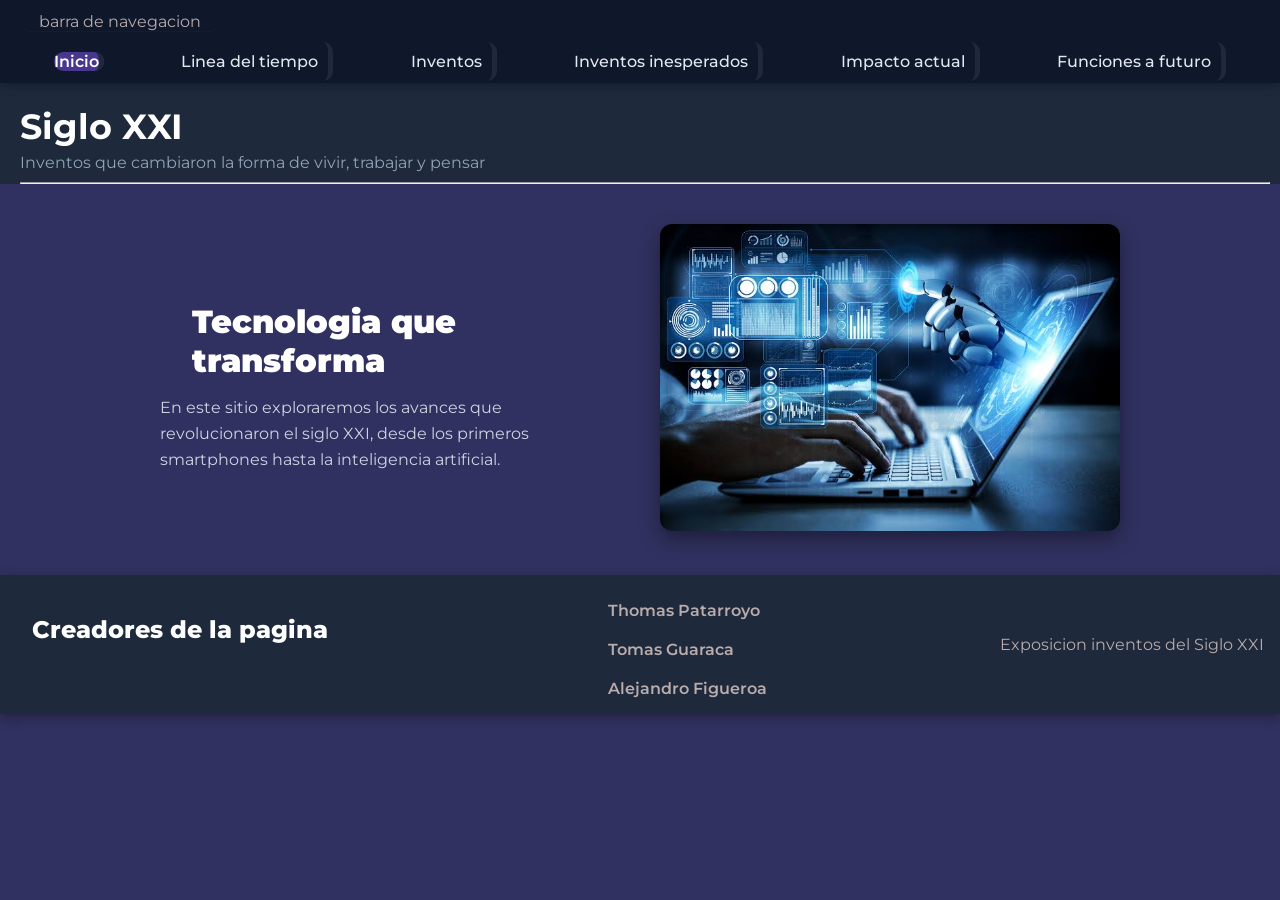
<file: index.html>
<!DOCTYPE html>
<html lang="en">
<head>
    <meta charset="UTF-8">
    <meta name="viewport" content="width=device-width, initial-scale=1.0">
    <title>Tecnologia del siglo XXI</title>
    <link rel="stylesheet" href="pagina.css">
    <link rel="preconnect" href="https://fonts.googleapis.com">
    <link rel="preconnect" href="https://fonts.gstatic.com" crossorigin>
    <link href="https://fonts.googleapis.com/css2?family=Montserrat:ital,wght@0,100..900;1,100..900&display=swap" rel="stylesheet">
</head>
<body class="background">
    
   <nav class="barranav">
        <p>barra de navegacion</p>
        <ul>
            <li><a href="index.html" class="nav-linkactivo">Inicio</a></li>
            <li><a href="lineatiempo.html" class="nav-link">Linea del tiempo</a></li>
            <li><a href="inventos.html" class="nav-link">Inventos</a></li>
            <li><a href="inventosinesperados.html" class="nav-link"> Inventos inesperados</a></li>
            <li><a href="impacto.html" class="nav-link">Impacto actual</a></li>
            <li><a href="futuro.html" class="nav-link">Funciones a futuro</a></li>
        </ul>
    </nav>

    <header class="headerprincipal">
    <h1 class="titulo">Siglo XXI</h1>
    
    <p>Inventos que cambiaron la forma de vivir, trabajar y pensar</p>
    <!--barra de nav-->

    <hr>
    </header>
<main class="main-inicio">
    <section class="seccion-bloque">
        <div class="bloque-texto">
            <h2 class="titulo">Tecnologia que transforma</h2>
            <p>En este sitio exploraremos los avances que revolucionaron el siglo XXI, desde los primeros smartphones hasta la inteligencia artificial.</p>
        </div>

        <div class="bloque-imagen">
            <img src="img/sigloxxi.jpg" alt="">
        </div>
    </section>
</main>
    
    <footer class="footer-body">
        <h2>Creadores de la pagina</h2>
        <ul>
            <li class="nombre">Thomas Patarroyo</li>
            <li class="nombre">Tomas Guaraca</li>
            <li class="nombre">Alejandro Figueroa</li>
        </ul>

        <p class="text-footer">Exposicion inventos del Siglo XXI</p>
    </footer>
</body>
</html>
</file>
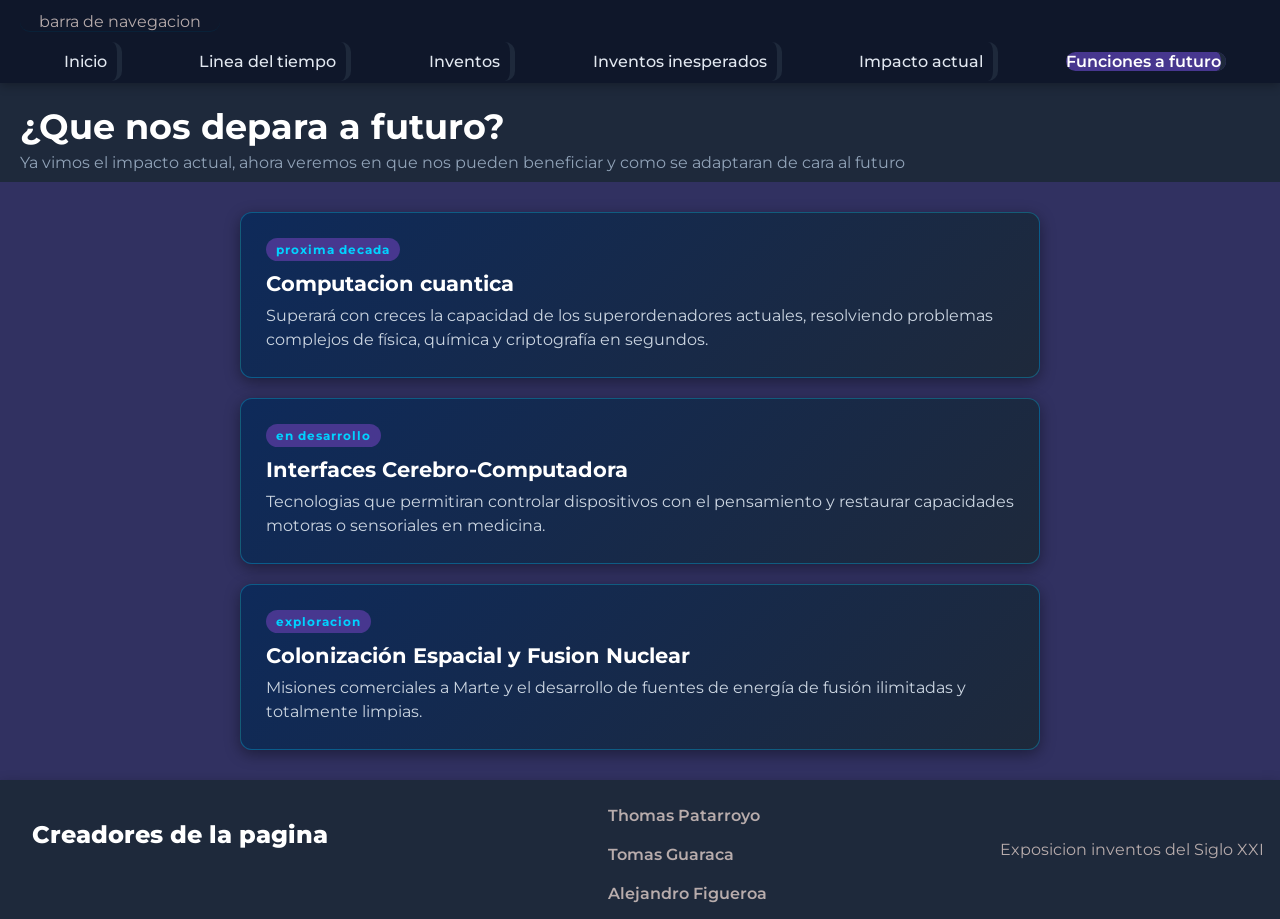
<file: futuro.html>
<!DOCTYPE html>
<html lang="es">
<head>
    <meta charset="UTF-8">
    <meta name="viewport" content="width=device-width, initial-scale=1.0">
    <title>futuro</title>
    <link rel="stylesheet" href="pagina.css">
    <link rel="preconnect" href="https://fonts.googleapis.com">
    <link rel="preconnect" href="https://fonts.gstatic.com" crossorigin>
    <link href="https://fonts.googleapis.com/css2?family=Montserrat:ital,wght@0,100..900;1,100..900&display=swap" rel="stylesheet">
</head>
</head>
<body>
    <nav class="barranav">
        <p>barra de navegacion</p>
        <ul>
            <li><a href="index.html" class="nav-link">Inicio</a></li>

            <li><a href="lineatiempo.html" class="nav-link">Linea del tiempo</a></li>

            <li><a href="inventos.html" class="nav-link">Inventos</a></li>

            <li><a href="inventosinesperados.html" class="nav-link">Inventos inesperados</a></li>

            <li><a href="impacto.html" class="nav-link">Impacto actual</a></li>

            <li><a href="futuro.html" class="nav-linkactivo">Funciones a futuro</a></li>
        </ul>
    </nav>

    <header class="headerprincipal">
        <h1>¿Que nos depara a futuro?</h1>
        <p style="padding-bottom: 10px;">Ya vimos el impacto actual, ahora veremos en que nos pueden beneficiar y como se adaptaran de cara al futuro</p>
    </header>

    <section class="contenedor-futuro">
        <article class="card-futuro">
            <div class="badge-futuro">Proxima decada</div>
            <h3>Computacion cuantica</h3>
            <p>Superará con creces la capacidad de los superordenadores actuales, resolviendo problemas complejos de física, química y criptografía en segundos.</p>
        </article>

        <article class="card-futuro">
            <div class="badge-futuro">En desarrollo</div>
            <h3>Interfaces Cerebro-Computadora</h3>
            <p>Tecnologias que permitiran controlar dispositivos con el pensamiento y restaurar capacidades motoras o sensoriales en medicina.</p>
        </article>

        <article class="card-futuro">
            <div class="badge-futuro">Exploracion</div>
            <h3>Colonización Espacial y Fusion Nuclear</h3>
            <p>Misiones comerciales a Marte y el desarrollo de fuentes de energía de fusión ilimitadas y totalmente limpias.</p>
        </article>

        
    </section>

    <footer class="footer-body">
        <h2>Creadores de la pagina</h2>
        <ul>
            <li class="nombre">Thomas Patarroyo</li>
            <li class="nombre">Tomas Guaraca</li>
            <li class="nombre">Alejandro Figueroa</li>
        </ul>

        <p class="text-footer">Exposicion inventos del Siglo XXI</p>
    </footer>
</body>
</html>
</file>
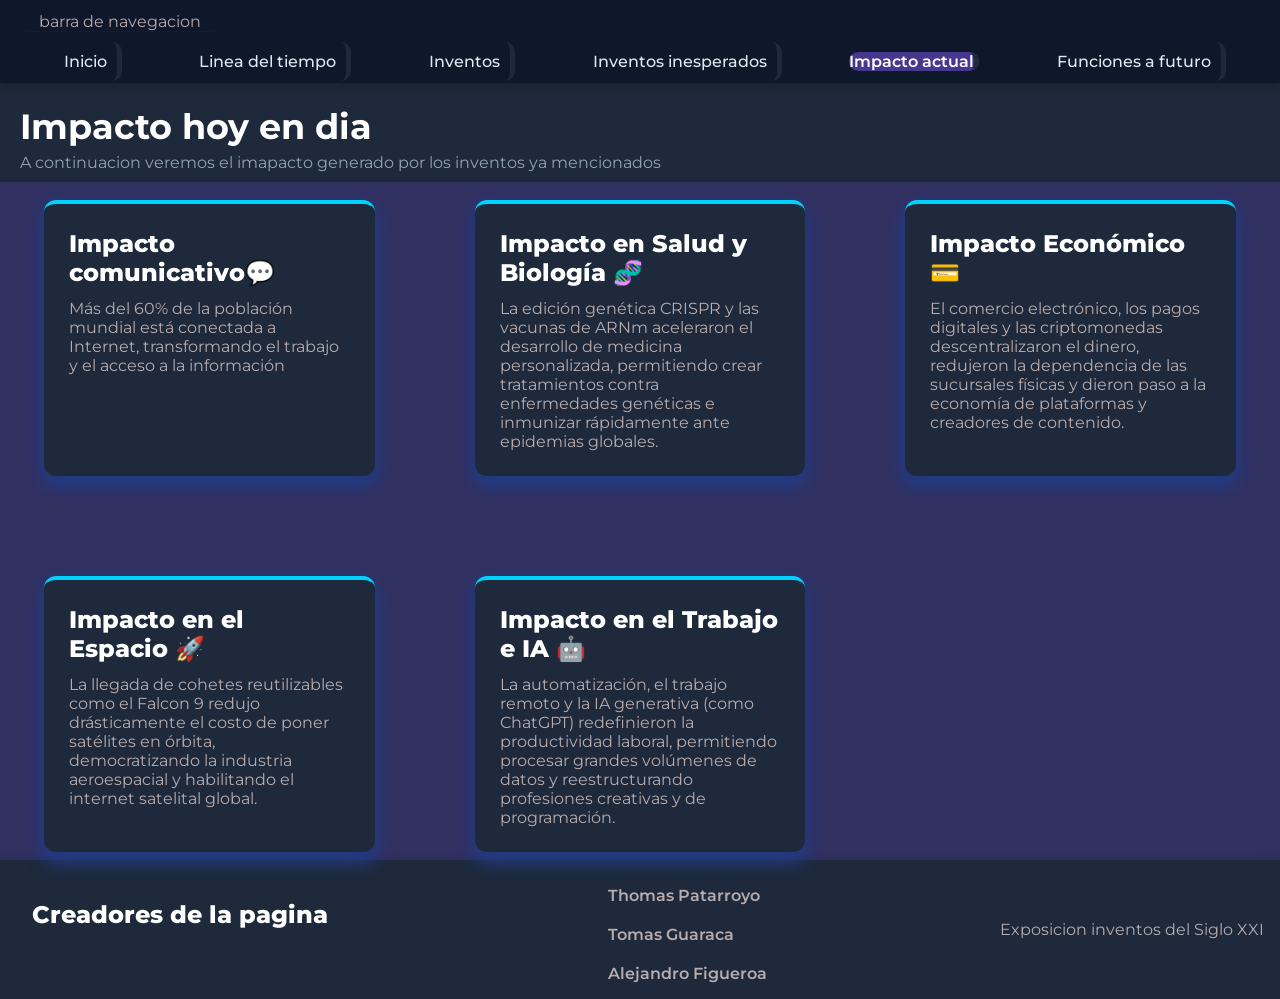
<file: impacto.html>
<!DOCTYPE html>
<html lang="en">
<head>
    <meta charset="UTF-8">
    <meta name="viewport" content="width=device-width, initial-scale=1.0">
    <title>Impacto</title>
    <link rel="stylesheet" href="pagina.css">
    <link rel="preconnect" href="https://fonts.googleapis.com">
    <link rel="preconnect" href="https://fonts.gstatic.com" crossorigin>
    <link href="https://fonts.googleapis.com/css2?family=Montserrat:ital,wght@0,100..900;1,100..900&display=swap" rel="stylesheet">
</head>
</head>
<body>
    <nav class="barranav">
        <p>barra de navegacion</p>
        <ul>
            <li><a href="index.html" class="nav-link">Inicio</a></li>

            <li><a href="lineatiempo.html" class="nav-link">Linea del tiempo</a></li>

            <li><a href="inventos.html" class="nav-link">Inventos</a></li>

            <li><a href="inventosinesperados.html" class="nav-link">Inventos inesperados</a></li>

            <li><a href="impacto.html" class="nav-linkactivo">Impacto actual</a></li>

            <li><a href="futuro.html" class="nav-link">Funciones a futuro</a></li>
        </ul>
    </nav>

    <header class="headerprincipal">
    <h1 class="titulo">Impacto hoy en dia</h1>
    <p style="padding-bottom: 10px;">A continuacion veremos el imapacto generado por los inventos ya mencionados</p>
    </header>
    
    <section class="impacto">
        <div class="grid-impacto">
            <div class="card-impacto">
                <h2 class="titulo-impacto">Impacto comunicativo💬</h2>
                <p class="texto-impacto">Más del 60% de la población mundial está conectada a Internet, transformando el trabajo y el acceso a la información</p>
            </div>

            <div class="card-impacto">
                <h2 class="titulo-impacto">Impacto en Salud y Biología 🧬</h2>
                <p class="texto-impacto">La edición genética CRISPR y las vacunas de ARNm aceleraron el desarrollo de medicina personalizada, permitiendo crear tratamientos contra enfermedades genéticas e inmunizar rápidamente ante epidemias globales.</p>
            </div>

            <div class="card-impacto">
                <h2 class="titulo-impacto">Impacto Económico 💳</h2>
                <p class="texto-impacto">El comercio electrónico, los pagos digitales y las criptomonedas descentralizaron el dinero, redujeron la dependencia de las sucursales físicas y dieron paso a la economía de plataformas y creadores de contenido.</p>
            </div>

            <div class="card-impacto">
                <h2 class="titulo-impacto">Impacto en el Espacio 🚀</h2>
                <p class="texto-impacto">La llegada de cohetes reutilizables como el Falcon 9 redujo drásticamente el costo de poner satélites en órbita, democratizando la industria aeroespacial y habilitando el internet satelital global.</p>
            </div>

            <div class="card-impacto">
                <h2 class="titulo-impacto">Impacto en el Trabajo e IA 🤖</h2>
                <p class="texto-impacto">La automatización, el trabajo remoto y la IA generativa (como ChatGPT) redefinieron la productividad laboral, permitiendo procesar grandes volúmenes de datos y reestructurando profesiones creativas y de programación.</p>
            </div>
        </div>
    </section>
    
    <footer class="footer-body">
        <h2>Creadores de la pagina</h2>
        <ul>
            <li class="nombre">Thomas Patarroyo</li>
            <li class="nombre">Tomas Guaraca</li>
            <li class="nombre">Alejandro Figueroa</li>
        </ul>

        <p class="text-footer">Exposicion inventos del Siglo XXI</p>
    </footer>
</body>
</html>
</file>
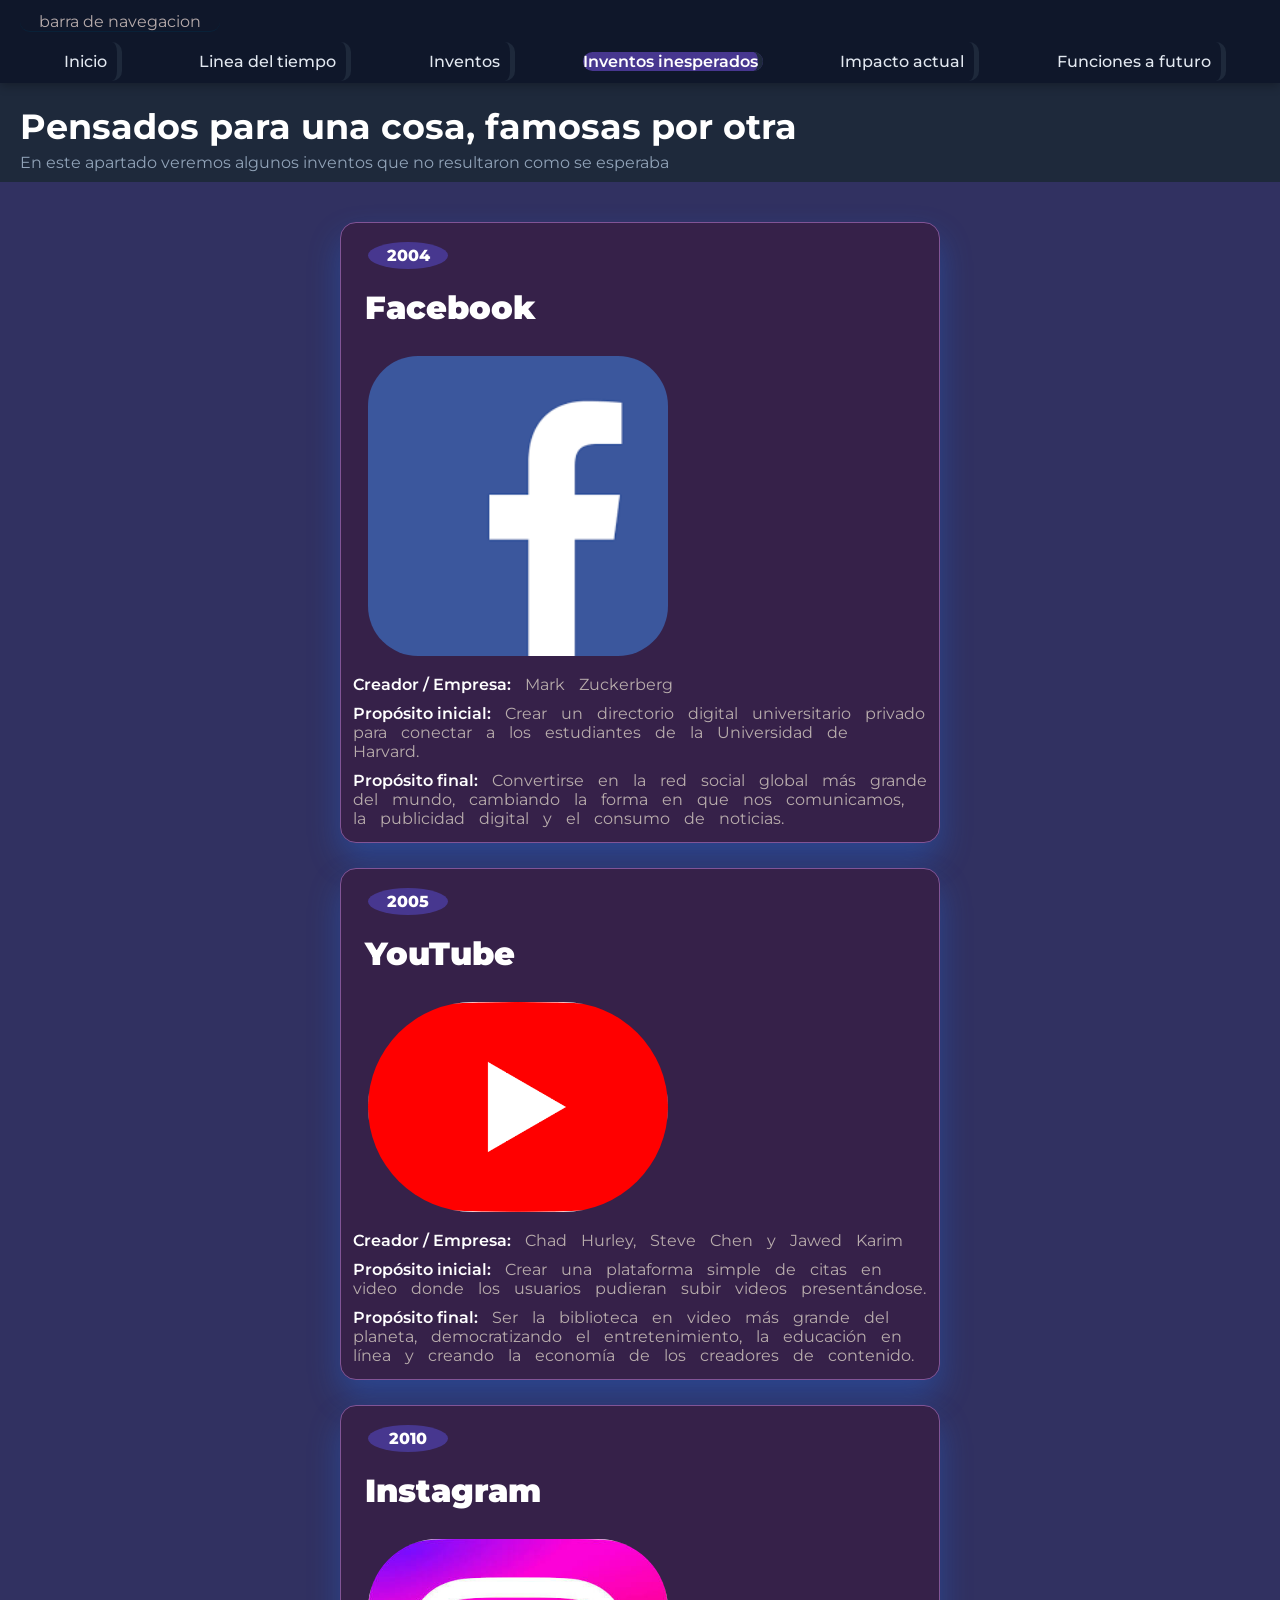
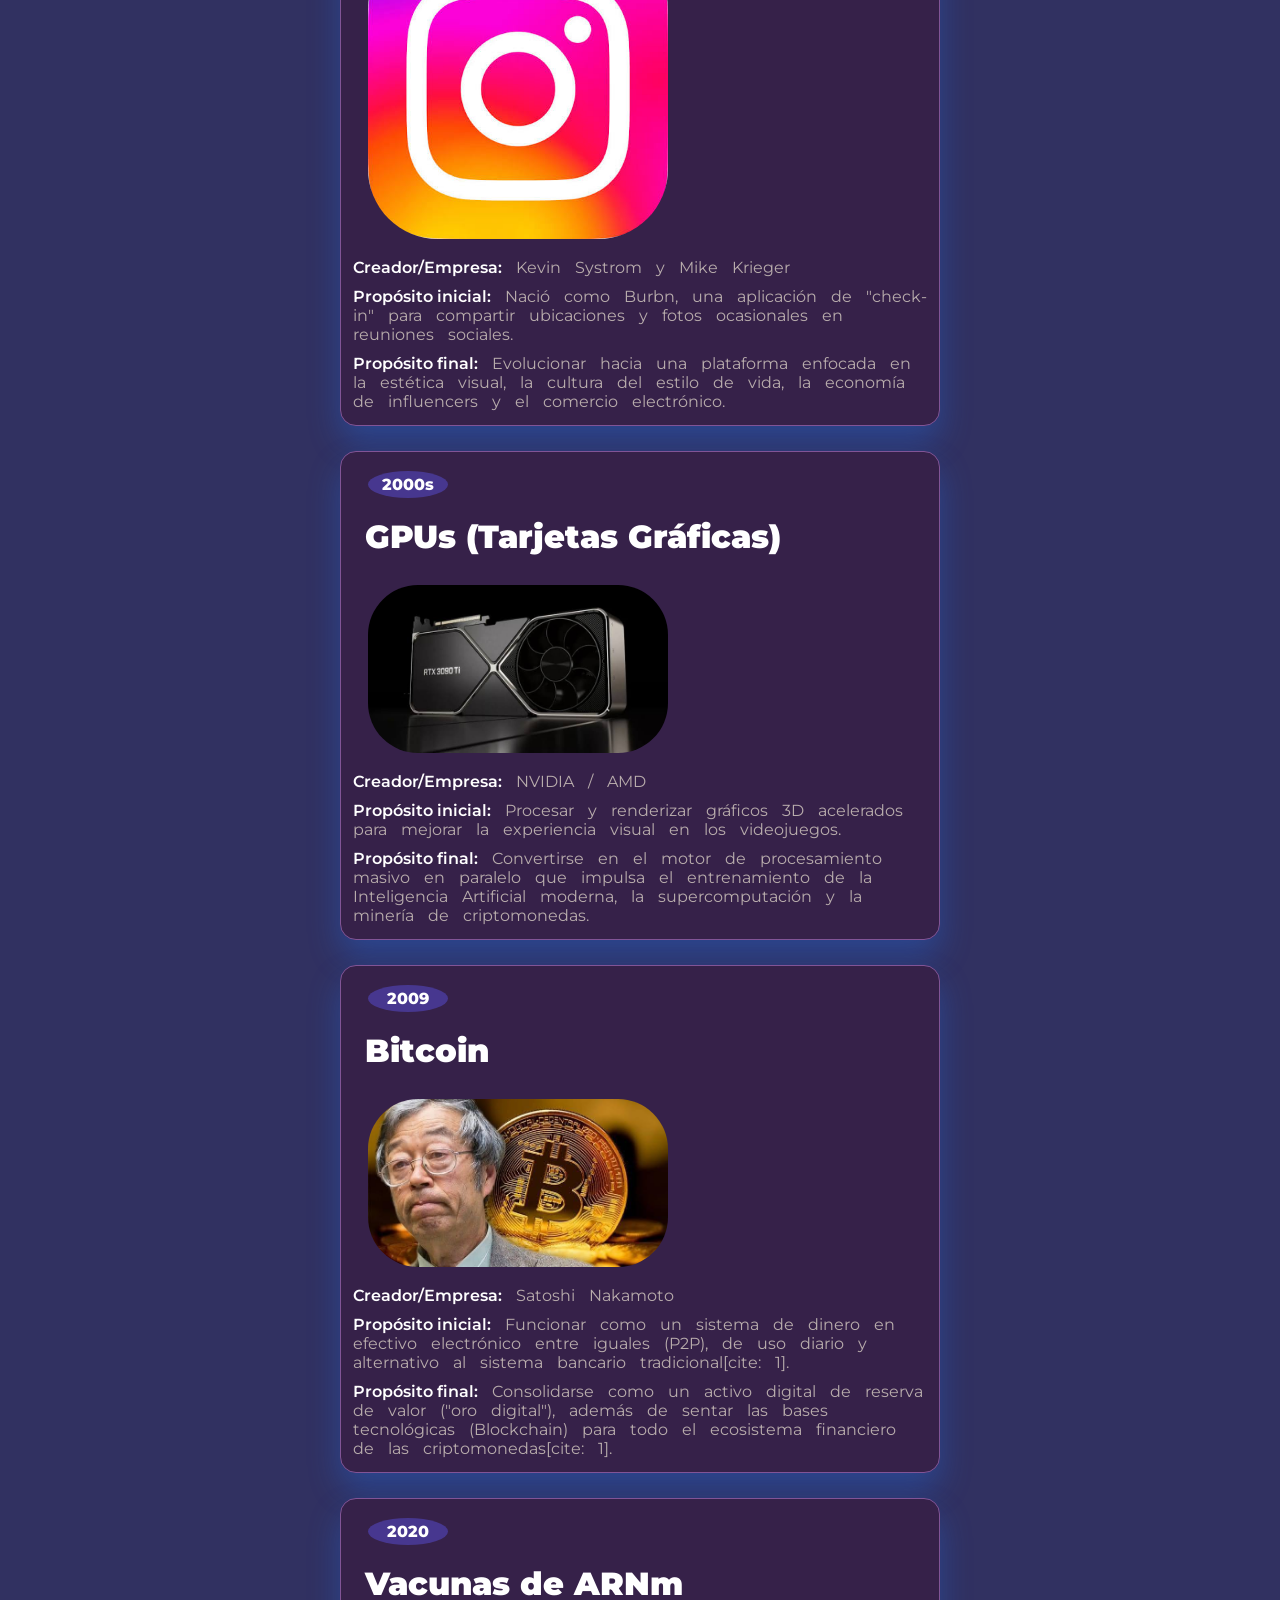
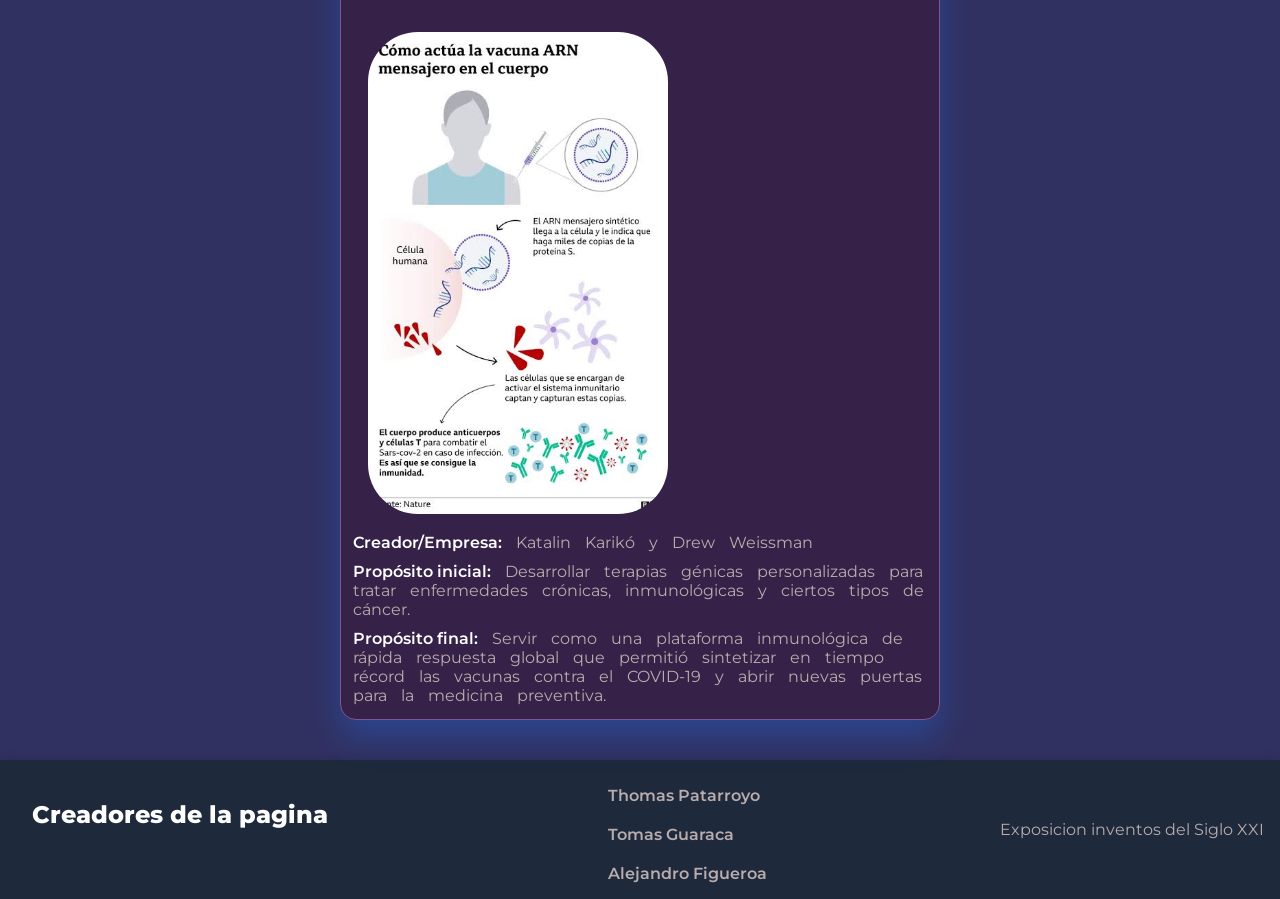
<file: inventosinesperados.html>
<!DOCTYPE html>
<html lang="en">
<head>
    <meta charset="UTF-8">
    <meta name="viewport" content="width=device-width, initial-scale=1.0">
    <title>Inventos inesperados</title>
    <link rel="stylesheet" href="pagina.css">
    <link rel="preconnect" href="https://fonts.googleapis.com">
    <link rel="preconnect" href="https://fonts.gstatic.com" crossorigin>
    <link href="https://fonts.googleapis.com/css2?family=Montserrat:ital,wght@0,100..900;1,100..900&display=swap" rel="stylesheet">
</head>
</head>
<body>
    <nav class="barranav">
        <p>barra de navegacion</p>
        <ul>
            <li><a href="index.html" class="nav-link">Inicio</a></li>

            <li><a href="lineatiempo.html" class="nav-link">Linea del tiempo</a></li>

            <li><a href="inventos.html" class="nav-link">Inventos</a></li>

            <li><a href="inventosinesperados.html" class="nav-linkactivo">Inventos inesperados</a></li>

            <li><a href="impacto.html" class="nav-link">Impacto actual</a></li>

            <li><a href="futuro.html" class="nav-link">Funciones a futuro</a></li>
        </ul>
    </nav>
    
    <header class="headerprincipal">
        <h1 class="titulo">Pensados para una cosa, famosas por otra</h1>
        <p style="padding-bottom: 10px;">En este apartado veremos algunos inventos que no resultaron como se esperaba</p>
    </header>
<div class="contenedor">
    <section class="card-inesperado">
        <span class="fecha">2004</span>
        <h2 class="invento">Facebook</h2>
        <img class="card-imagen" src="img/facebook.png" alt="Facebook">
        <p><span>Creador / Empresa:</span> Mark Zuckerberg</p>
        <p><span>Propósito inicial:</span> Crear un directorio digital universitario privado para conectar a los estudiantes de la Universidad de Harvard.</p>
        <p><span>Propósito final:</span> Convertirse en la red social global más grande del mundo, cambiando la forma en que nos comunicamos, la publicidad digital y el consumo de noticias.</p>
    </section>

    <section class="card-inesperado">
        <span class="fecha">2005</span>
        <h2 class="invento">YouTube</h2>
        <img class="card-imagen" src="img/Youtube.png" alt="YouTube" style="border-radius: 110px;">
        <p><span>Creador / Empresa:</span> Chad Hurley, Steve Chen y Jawed Karim</p>
        <p><span>Propósito inicial:</span> Crear una plataforma simple de citas en video donde los usuarios pudieran subir videos presentándose.</p>
        <p><span>Propósito final:</span> Ser la biblioteca en video más grande del planeta, democratizando el entretenimiento, la educación en línea y creando la economía de los creadores de contenido.</p>
    </section>

    <section class="card-inesperado">
        <span class="fecha">2010</span>
        <h2 class="invento">Instagram</h2>
        <img class="card-imagen" src="img/instagram.jpg" alt="Instagram" style="border-radius: 70px;">
        <p><span>Creador/Empresa:</span> Kevin Systrom y Mike Krieger</p>
        <p><span>Propósito inicial:</span> Nació como Burbn, una aplicación de "check-in" para compartir ubicaciones y fotos ocasionales en reuniones sociales.</p>
        <p><span>Propósito final:</span> Evolucionar hacia una plataforma enfocada en la estética visual, la cultura del estilo de vida, la economía de influencers y el comercio electrónico.</p>
    </section>  

    <section class="card-inesperado">
        <span class="fecha">2000s</span>
        <h2 class="invento">GPUs (Tarjetas Gráficas)</h2>
        <img class="card-imagen" src="img/gpu.jpg" alt="Procesador Gráfico GPU">
        <p><span>Creador/Empresa:</span> NVIDIA / AMD</p>
        <p><span>Propósito inicial:</span> Procesar y renderizar gráficos 3D acelerados para mejorar la experiencia visual en los videojuegos.</p>
        <p><span>Propósito final:</span> Convertirse en el motor de procesamiento masivo en paralelo que impulsa el entrenamiento de la Inteligencia Artificial moderna, la supercomputación y la minería de criptomonedas.</p>
    </section>

    <section class="card-inesperado">
        <span class="fecha">2009</span>
        <h2 class="invento">Bitcoin</h2>
        <img class="card-imagen" src="img/bitcoin.jpg" alt="Bitcoin">
        <p><span>Creador/Empresa:</span> Satoshi Nakamoto</p>
        <p><span>Propósito inicial:</span> Funcionar como un sistema de dinero en efectivo electrónico entre iguales (P2P), de uso diario y alternativo al sistema bancario tradicional[cite: 1].</p>
        <p><span>Propósito final:</span> Consolidarse como un activo digital de reserva de valor ("oro digital"), además de sentar las bases tecnológicas (Blockchain) para todo el ecosistema financiero de las criptomonedas[cite: 1].</p>
    </section>

    <section class="card-inesperado">
    <span class="fecha">2020</span>
    <h2 class="invento">Vacunas de ARNm</h2>
    <img class="card-imagen" src="img/ARNm.jpg" alt="Vacuna de ARNm">
    <p><span>Creador/Empresa:</span> Katalin Karikó y Drew Weissman</p>
    <p><span>Propósito inicial:</span> Desarrollar terapias génicas personalizadas para tratar enfermedades crónicas, inmunológicas y ciertos tipos de cáncer.</p>
    <p><span>Propósito final:</span> Servir como una plataforma inmunológica de rápida respuesta global que permitió sintetizar en tiempo récord las vacunas contra el COVID-19 y abrir nuevas puertas para la medicina preventiva.</p>
    </section>

</div>

    <footer class="footer-body">
        <h2>Creadores de la pagina</h2>
        <ul>
            <li class="nombre">Thomas Patarroyo</li>
            <li class="nombre">Tomas Guaraca</li>
            <li class="nombre">Alejandro Figueroa</li>
        </ul>

        <p class="text-footer">Exposicion inventos del Siglo XXI</p>
    </footer>
</body>
</html>
</file>
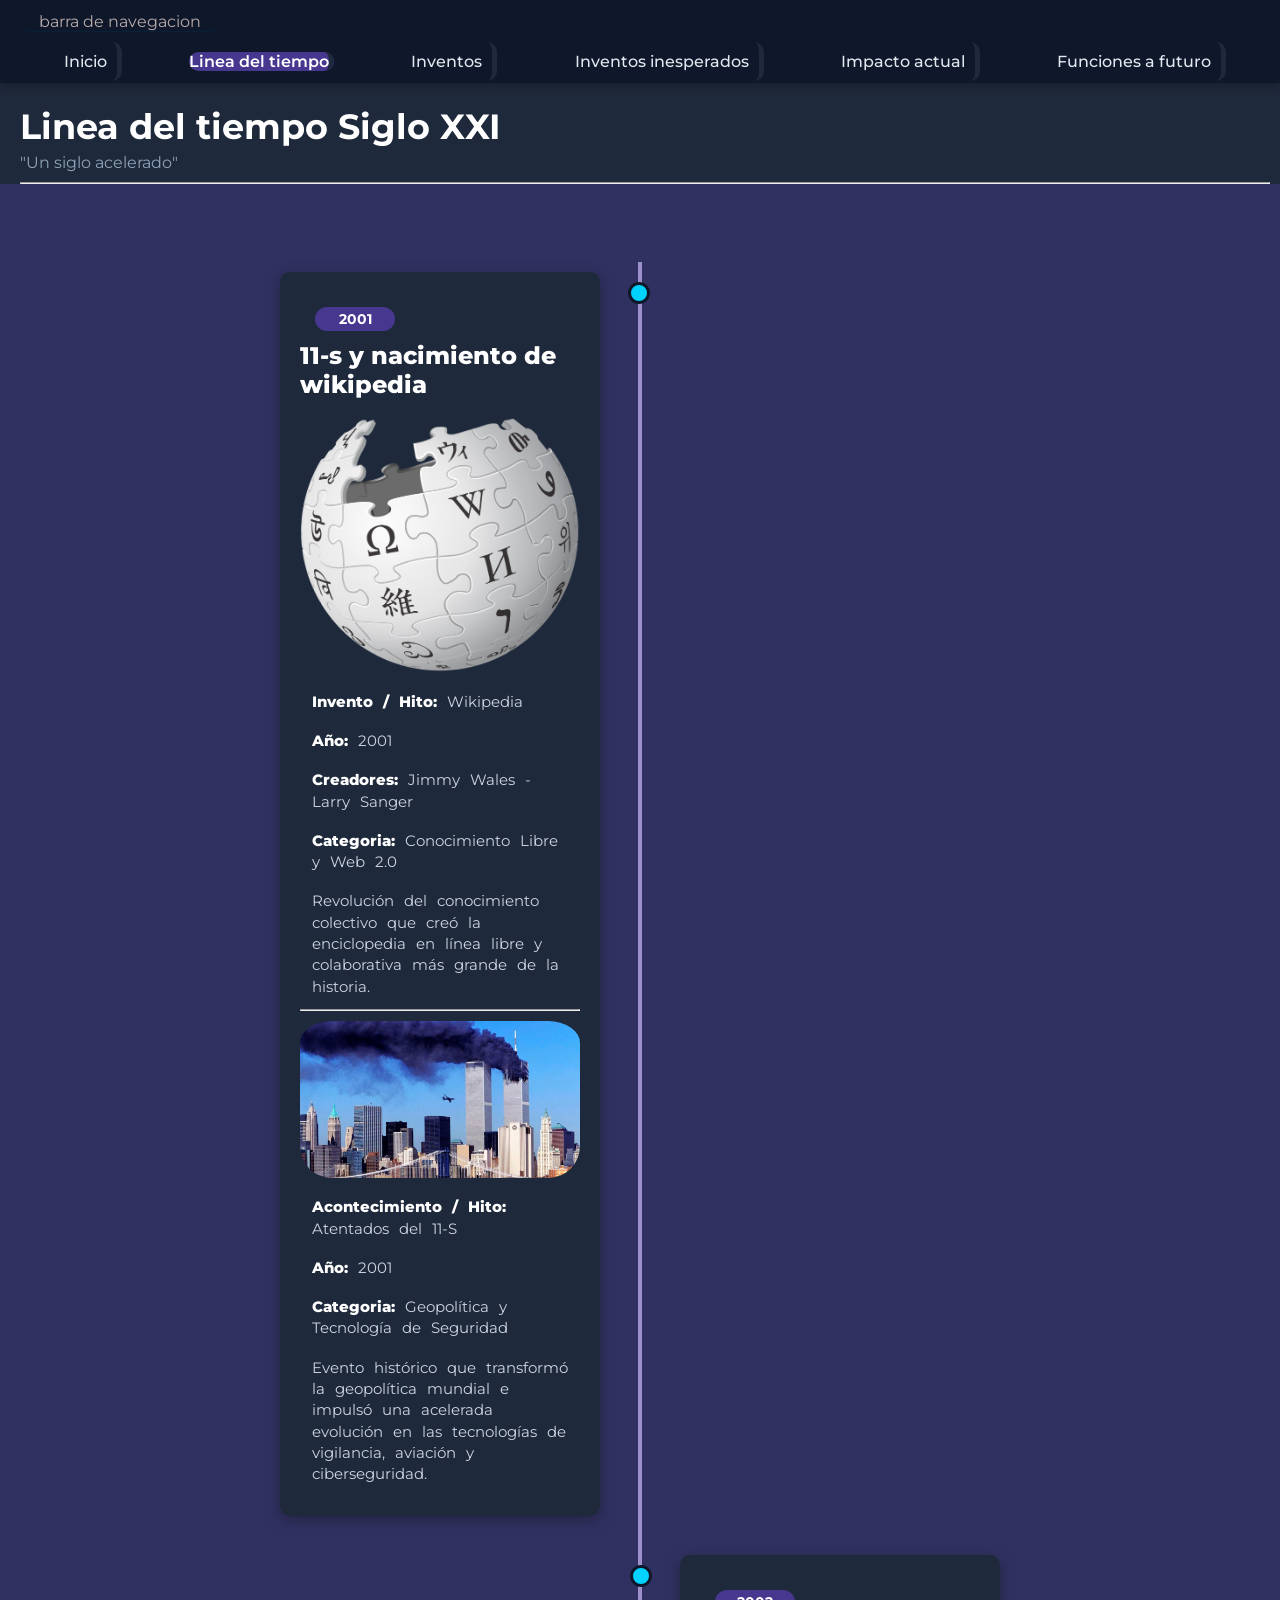
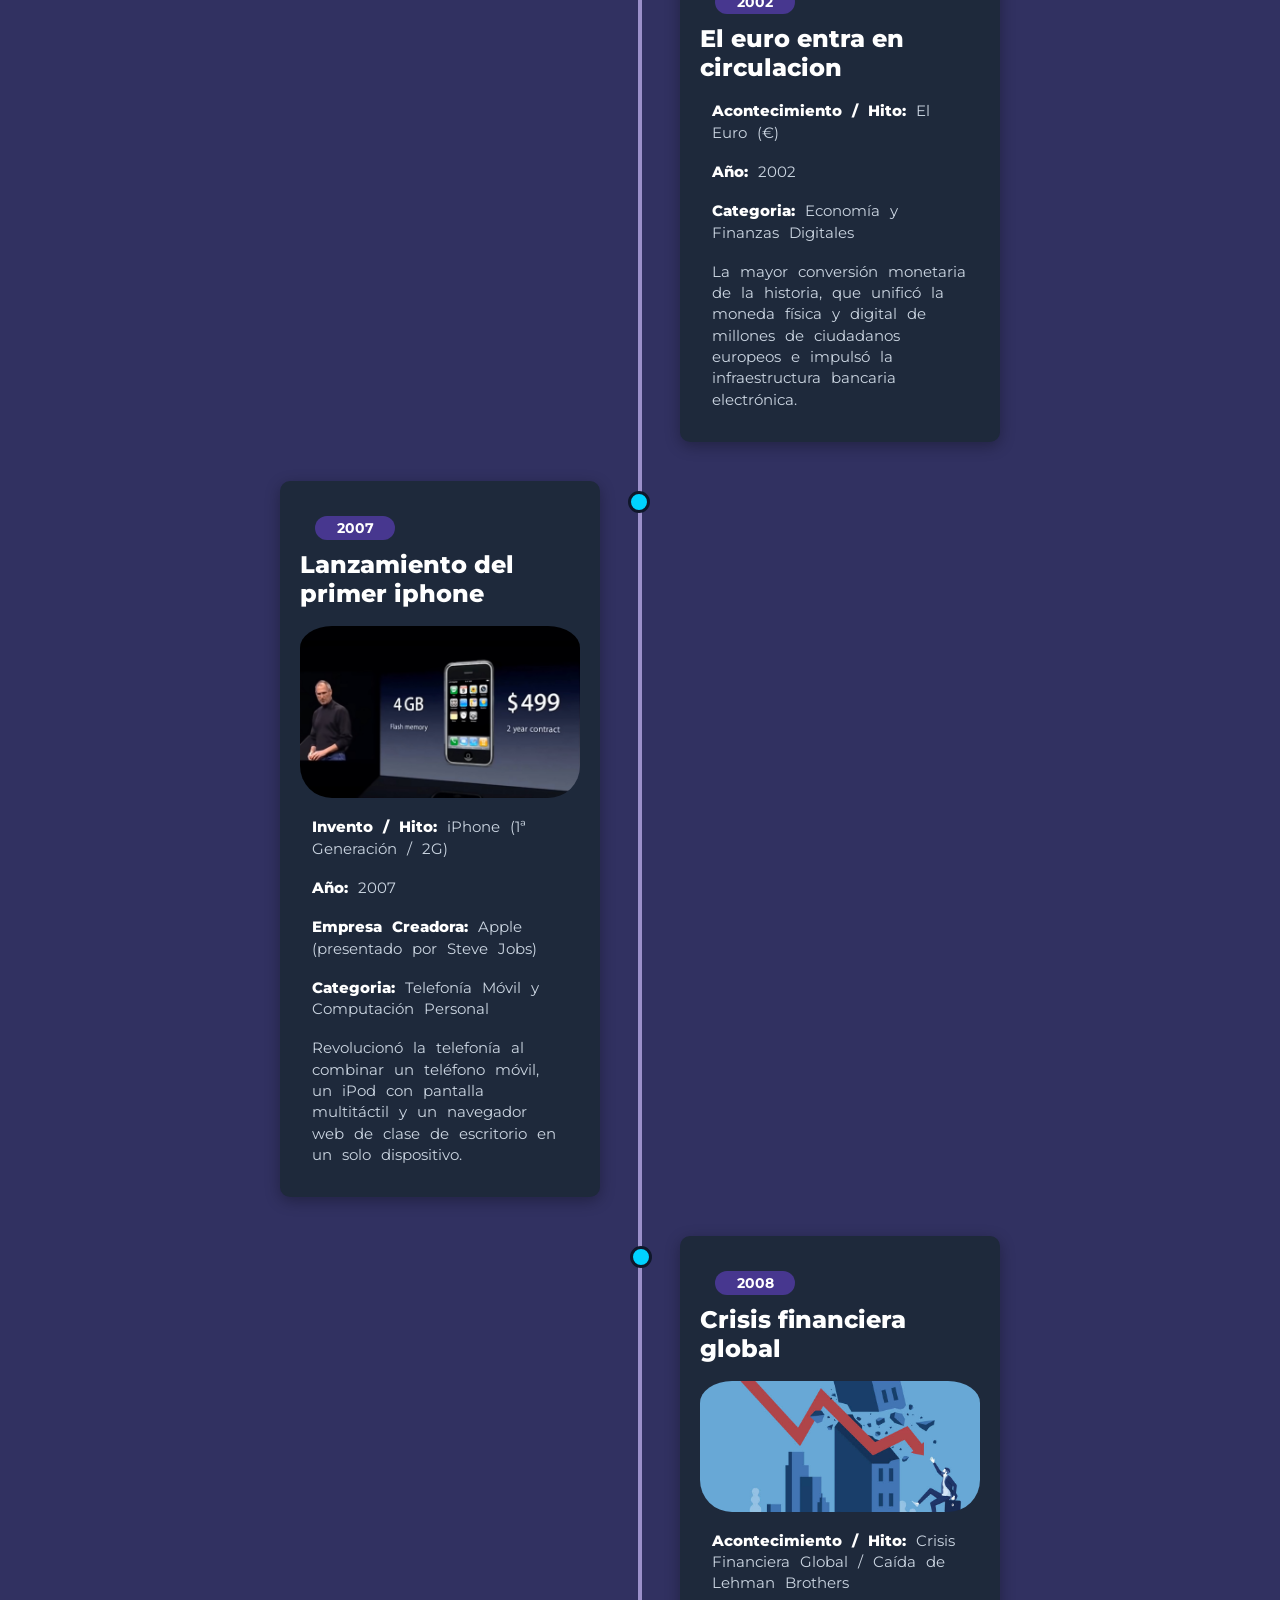
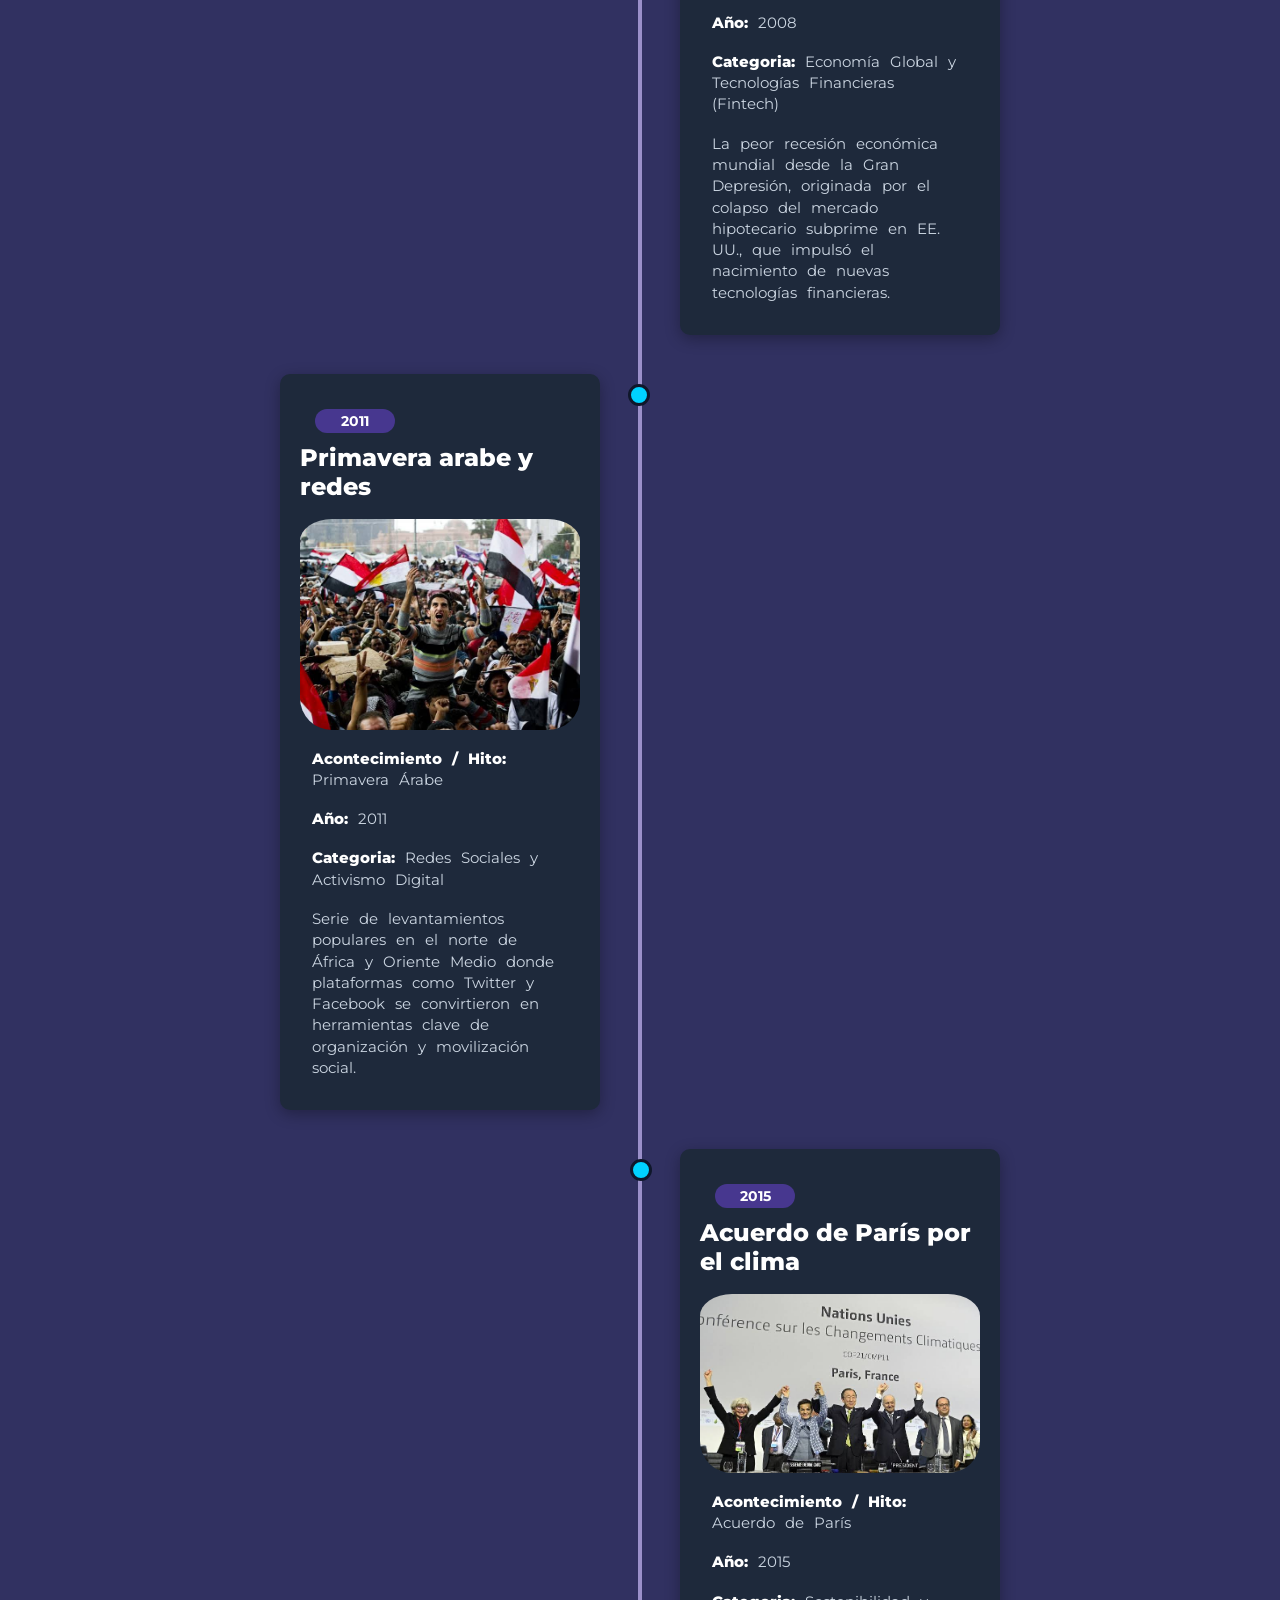
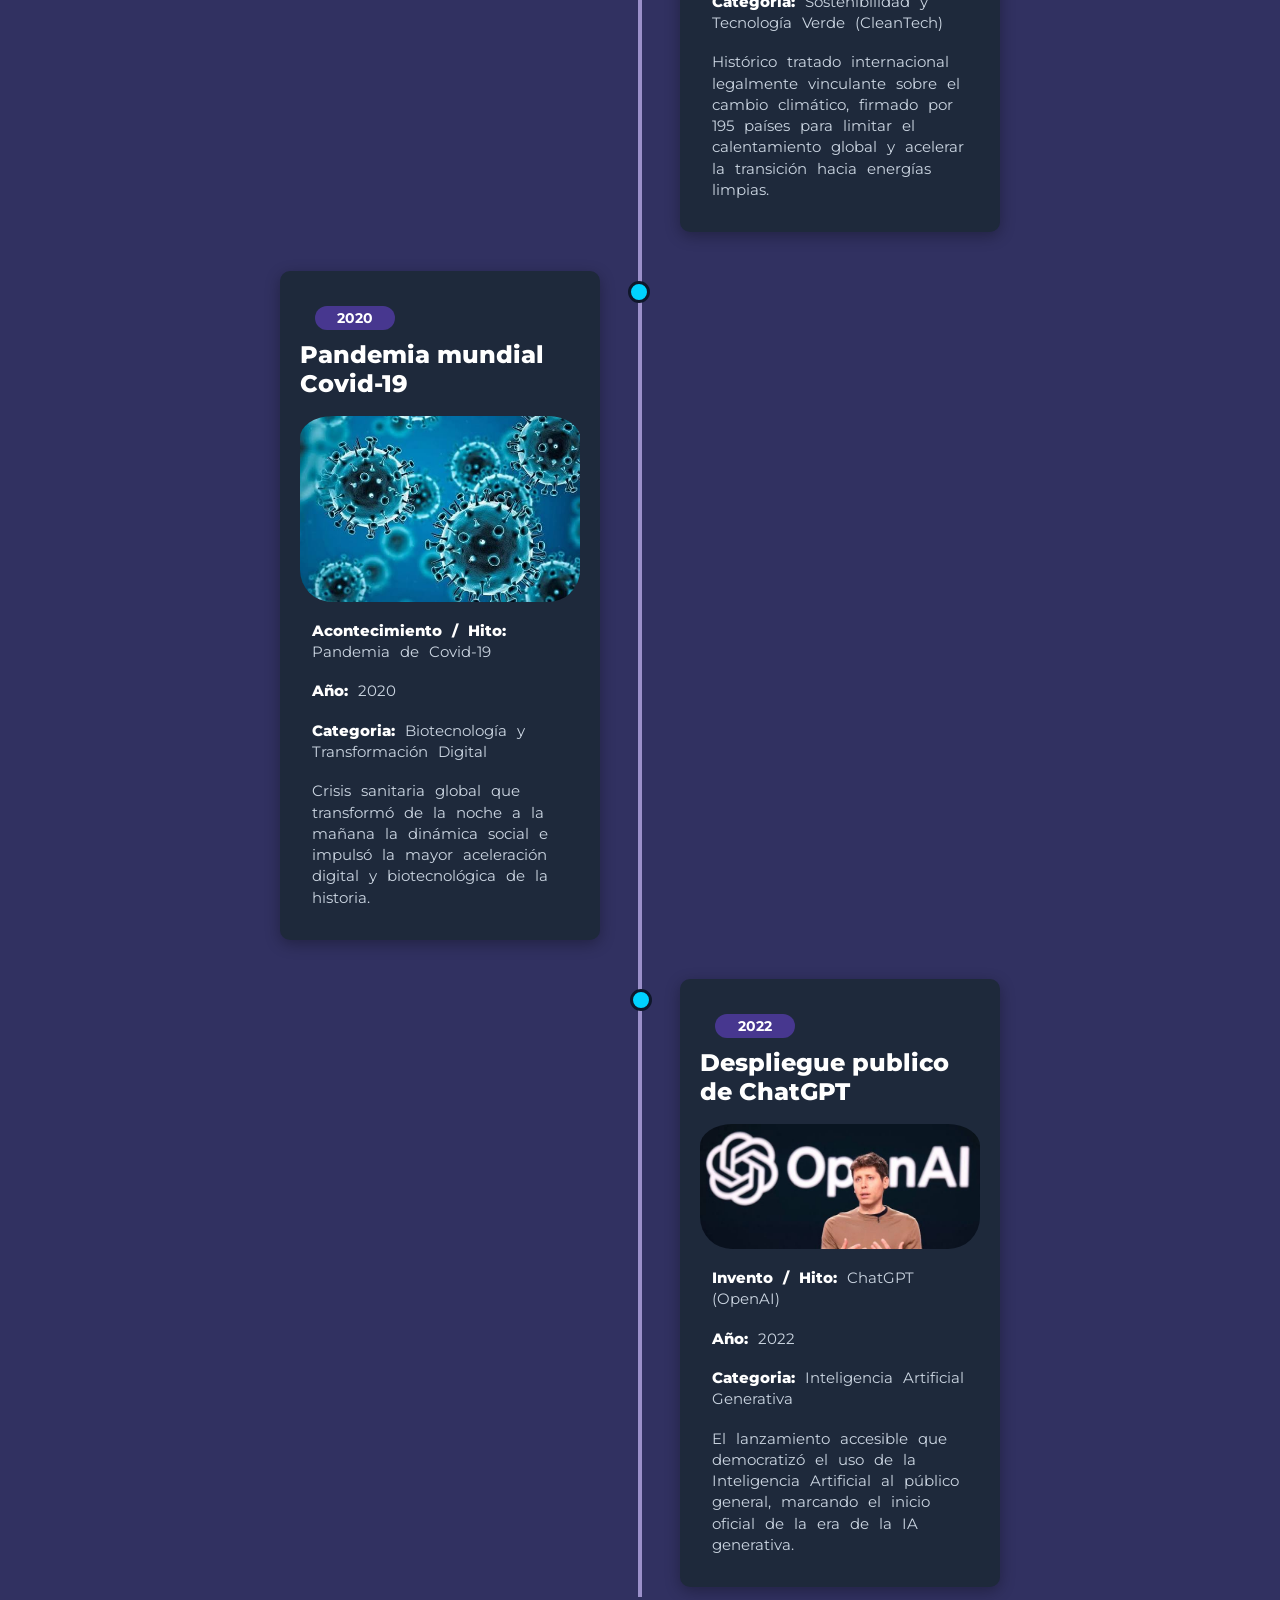
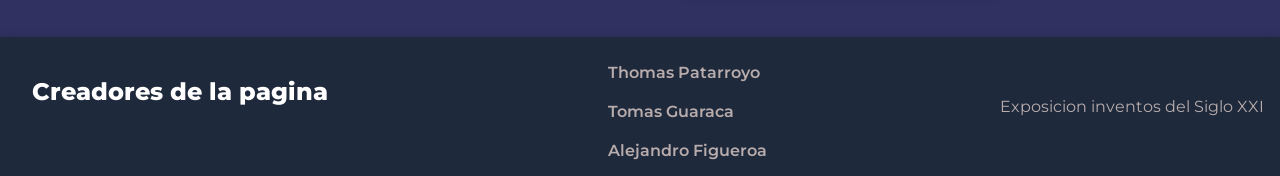
<file: lineatiempo.html>
<!DOCTYPE html>
<html lang="en">
<head>
    <meta charset="UTF-8">
    <meta name="viewport" content="width=device-width, initial-scale=1.0">
    <title>Linea del tiempo</title>
    <link rel="stylesheet" href="pagina.css">
    <link rel="preconnect" href="https://fonts.googleapis.com">
    <link rel="preconnect" href="https://fonts.gstatic.com" crossorigin>
    <link href="https://fonts.googleapis.com/css2?family=Montserrat:ital,wght@0,100..900;1,100..900&display=swap" rel="stylesheet">
</head>
<body>
    <nav class="barranav">
        <p>barra de navegacion</p>
        
        <ul>
            <li><a href="index.html" class="nav-link">Inicio</a></li>
            
            <li><a href="lineatiempo.html" class="nav-linkactivo">Linea del tiempo</a></li>
            
            <li><a href="inventos.html" class="nav-link">Inventos</a></li>
            
            <li><a href="inventosinesperados.html" class="nav-link">Inventos inesperados</a></li>
            
            <li><a href="impacto.html" class="nav-link">Impacto actual</a></li>
            
            <li><a href="futuro.html" class="nav-link">Funciones a futuro</a></li>
        </ul>
    </nav>
    <header class="headerprincipal">
    <h1>Linea del tiempo Siglo XXI</h1>
    <p>"Un siglo acelerado"</p>
    <hr>
    </header>
    <br>
    <br>
<main class="contenedor-lineatiempo">
  <div class="lineatiempo">
    <div class="lineatiempo-item izquierdo">
        <div class="lineatiempo-contenido">
            <span class="fecha">2001</span>
            <h2>11-s y nacimiento de wikipedia</h2>
            <img src="img/Wikipedia-logo-v2.svg.webp" width="100%" height="auto">
            <p><span>Invento / Hito:</span> Wikipedia</p>
            <p><span>Año:</span> 2001</p>
            <p><span>Creadores:</span> Jimmy Wales - Larry Sanger</p>
            <p><span>Categoria:</span> Conocimiento Libre y Web 2.0</p>
            <p>Revolución del conocimiento colectivo que creó la enciclopedia en línea libre y colaborativa más grande de la historia. </p>
            <hr>
            <img src="img/2001-11S.jpg" width="auto">
            <p><span>Acontecimiento / Hito:</span> Atentados del 11-S</p>
            <p><span>Año:</span> 2001</p>
            <p><span>Categoria:</span> Geopolítica y Tecnología de Seguridad</p>
            <p>Evento histórico que transformó la geopolítica mundial e impulsó una acelerada evolución en las tecnologías de vigilancia, aviación y ciberseguridad.</p>
        </div>
    </div>

    <br>
    <div class="lineatiempo-item derecho">
        <div class="lineatiempo-contenido">
            <span class="fecha">2002</span>
            <h2>El euro entra en circulacion</h2>
            <p><span>Acontecimiento / Hito:</span> El Euro (€)</p>
            <p><span>Año:</span> 2002</p>
            <p><span>Categoria:</span> Economía y Finanzas Digitales</p>
            <p>La mayor conversión monetaria de la historia, que unificó la moneda física y digital de millones de ciudadanos europeos e impulsó la infraestructura bancaria electrónica.</p>
            
        </div>
    </div>

    <br>

    <div class="lineatiempo-item izquierdo">
        <div class="lineatiempo-contenido">
            <span class="fecha">2007</span>
            <h2>Lanzamiento del primer iphone</h2>
            <img src="img/lanzamientoiph.jpg" width="100%" height="auto">
            <p><span>Invento / Hito:</span> iPhone (1ª Generación / 2G)</p>
            <p><span>Año:</span> 2007</p>
            <p><span>Empresa Creadora:</span> Apple (presentado por Steve Jobs)</p>
            <p><span>Categoria:</span> Telefonía Móvil y Computación Personal</p>
            <p>Revolucionó la telefonía al combinar un teléfono móvil, un iPod con pantalla multitáctil y un navegador web de clase de escritorio en un solo dispositivo.</p>
        </div>
    </div>

    <br>

    <div class="lineatiempo-item derecho">
        <div class="lineatiempo-contenido">
            <span class="fecha">2008</span>
            <h2>Crisis financiera global</h2>
            <img src="img/crisis.jpg" width="100%" height="auto">
            <p><span>Acontecimiento / Hito:</span> Crisis Financiera Global / Caída de Lehman Brothers</p>
            <p><span>Año:</span> 2008</p>
            <p><span>Categoria:</span> Economía Global y Tecnologías Financieras (Fintech)</p>
            <p>La peor recesión económica mundial desde la Gran Depresión, originada por el colapso del mercado hipotecario subprime en EE. UU., que impulsó el nacimiento de nuevas tecnologías financieras.</p>
        </div>
    
    </div>

    <br>

    <div class="lineatiempo-item izquierdo">  
        <div class="lineatiempo-contenido"> 
            <span class="fecha">2011</span>
            <h2>Primavera arabe y redes</h2>
            <img src="img/primaveraarabe.jpg" width="100%" height="auto">
            <p><span>Acontecimiento / Hito:</span> Primavera Árabe</p>
            <p><span>Año:</span> 2011</p>
            <p><span>Categoria:</span> Redes Sociales y Activismo Digital</p>
            <p>Serie de levantamientos populares en el norte de África y Oriente Medio donde plataformas como Twitter y Facebook se convirtieron en herramientas clave de organización y movilización social.</p>
        </div>
    </div>

    <br>

    <div class="lineatiempo-item derecho">
        <div class="lineatiempo-contenido">
            <span class="fecha">2015</span>
            <h2>Acuerdo de París por el clima</h2>
            <img src="img/acuerdoparis.jpg" width="100%" height="auto">
            <p><span>Acontecimiento / Hito:</span> Acuerdo de París</p>
            <p><span>Año:</span> 2015</p>
            <p><span>Categoria:</span> Sostenibilidad y Tecnología Verde (CleanTech)</p>
            <p>Histórico tratado internacional legalmente vinculante sobre el cambio climático, firmado por 195 países para limitar el calentamiento global y acelerar la transición hacia energías limpias.</p>
        </div>
    </div>

    <br>

    <div class="lineatiempo-item izquierdo">
        <div class="lineatiempo-contenido">
            <span class="fecha">2020</span>
            <h2>Pandemia mundial Covid-19</h2>
            <img src="img/covid.jpg" width="100%" height="auto">
            <p><span>Acontecimiento / Hito:</span> Pandemia de Covid-19</p>
            <p><span>Año:</span> 2020</p>
            <p><span>Categoria:</span> Biotecnología y Transformación Digital</p>
            <p>Crisis sanitaria global que transformó de la noche a la mañana la dinámica social e impulsó la mayor aceleración digital y biotecnológica de la historia.</p>
        </div>
    </div>

    <br>

    <div class="lineatiempo-item derecho">
        <div class="lineatiempo-contenido">
            <span class="fecha">2022</span>
            <h2>Despliegue publico de ChatGPT </h2>
            <img src="img/chatgpt.jpg" width="100%" height="auto">
            <p><span>Invento / Hito:</span> ChatGPT (OpenAI)</p>
            <p><span>Año:</span> 2022</p>
            <p><span>Categoria:</span> Inteligencia Artificial Generativa</p>
            <p> El lanzamiento accesible que democratizó el uso de la Inteligencia Artificial al público general, marcando el inicio oficial de la era de la IA generativa.</p>
        </div>
    </div>
  </div> 
</main>

    <footer class="footer-body">
        <h2>Creadores de la pagina</h2>
        <ul>
            <li class="nombre">Thomas Patarroyo</li>
            <li class="nombre">Tomas Guaraca</li>
            <li class="nombre">Alejandro Figueroa</li>
        </ul>

        <p class="text-footer">Exposicion inventos del Siglo XXI</p>
    </footer>
</body>
</html>
</file>
<file: pagina.css>
* {
    margin: 0 ;
    padding: 0;
    box-sizing: border-box;
}

html {
    font-family: 'Montserrat', sans-serif;

}

body {
    background-color: #313161;
    color: #b8acac;
}

.headerprincipal {
    background-color: #1e293b;
    color: #ffffff;
    text-align: center;
    padding: 10px 10px 0 20px;
    
}

.headerprincipal h1 {
    text-align: left;
    font-size: 2.2rem;
    margin-top: 95px;
    margin-bottom: 5px;
}

.headerprincipal p {
    text-align: left;
    font-size: 1rem;
    color: #91a3b8;
    margin-bottom: 10px;
}

.main-inicio h2 {
    color:beige;
    width: 300px;
    letter-spacing: px;
    margin: 1rem;
    padding-left: 1rem;
    text-align: left;
    font-size: 50px;
    font-weight: 1000;
}

.footer-body {
    background-color: #1e293b ;
    padding: 1rem;
    display: flex;
    justify-content: space-between;/* Pone a la izquierda a los creadores y a la derecha el texto */
    align-items: center;
    flex-wrap: wrap;
    box-shadow: 0 4px 12px rgba(0, 0, 0, 0.3);
}

.footer-body h2{
    color: #ffffff;
    margin-bottom: 30px;
    padding: 0 1rem;
    font-weight: 800;
}

.footer-body ul{
    list-style-type: none;
    display: grid;
    grid-template-columns: auto;
    gap: 20px;
    margin-top: 10px;
    margin-left: 30px;
    font-weight: 600;
    
}

.seccion-bloque{
    display: flex; /* Pone los elementos uno al lado del otro */
    align-items: center; /*  Alinea verticalmente al centro */
    justify-content: space-between; /* Deja espacio uniforme entre ellos */
    gap: 40px; /* Separacion entre el texto y la imagen */
    max-width: 1000px;
    margin: 40px auto;
    padding: 0 20px;
}

.bloque-texto{
    flex: 1;
}

.bloque-texto h2{
    font-size: 2rem;
    color: #ffffff;
    margin-bottom: 15px;
}

.bloque-texto p{
    color: #cbd5e1;
    line-height: 1.6;
}

.bloque-imagen{
    flex: 1;
}

.bloque-imagen img{
    width: 100%;
    border-radius: 12px;
    box-shadow: 0 8px 20px rgba(0, 0, 0, 0.4);
}

.barranav{
    position: fixed;
    top: 0;
    left: 0;
    width: 100%;
    z-index: 1000;

    display: flex;
    flex-wrap: wrap;
    gap: 10px;
    background-color: #0f172a;
    padding: 12px 20px;
    box-shadow: 0 2px 10px rgba(0, 0, 0, 0.3) ;
}

.barranav p{
    width: 200px;
    height: auto;
    flex: none;
    margin-bottom: 1rem;
    display: flex;
    align-items: center;
    justify-content: center;
    margin-bottom: 10px;
    border-bottom: 1px solid rgb(9, 33, 56);
    border-radius: 2rem;
}


.barranav ul{
    list-style-type: none;
    margin: 0;
    padding: 0;
    display: flex;
    width: 100%;
    justify-content: space-around;
    cursor: pointer;
    
}

.nav-link{
    flex: 1;
    text-align: center;
    color: #e2e8f0;
    text-decoration: none;
    border-radius: 10px;
    padding: 10px;
    font-weight: 500;
    border-right: 5px solid #1e293b;
    transition: background-color 0.3s ease, color 0.3s ease;
}

.nav-link:hover{
    background-color: #0e2a5a;
    color: #ffffff;
}

.nav-linkactivo{
    background-color: #47378f;
    color: #ffffff;
    text-decoration: none;
    border-right: 5px solid #1e293b;
    border-radius: 10px;
    font-weight: 600;
    transition: background-color 0.3s ease, color 0.3s ease;
}

.nav-linkactivo:hover{
    background-color: #0e2a5a;
    
}

.contenedor-lineatiempo {
    max-width: 1000px;
    margin: 40px auto;
    padding: 0 20px;
}

.lineatiempo {
    position: relative;
    max-width: 800px;
    margin: 0 auto;
}

.lineatiempo::after{
    content: '';
    position: absolute;
    width: 4px;
    background-color: #9b90ca;
    top: 0;
    bottom: 0;
    left: 50%;
    margin-left: -2px;
}

.lineatiempo-item {
    padding: 10px 40px;
    position: relative;
    background-color: transparent;
    width: 50%;
}

.lineatiempo-item::after {
    content: '';
    position: absolute;
    width: 16px;
    height: 16px;
    right: -10px;
    background-color: #00d2ff;
    border: 3px solid #0f172a;
    top: 20px;
    border-radius: 50%;
    z-index: 1;
}

.izquierdo {
    left: 0;
}

.derecho {
    left: 50%;
}

.derecho::after {
    left: -10px;
}

.lineatiempo-contenido{
    padding: 20px;
    background-color: #1e293b;
    position: relative;
    border-radius: 10px;
    box-shadow: 0 4px 15px rgba(0, 0, 0, 0.3);
}

.lineatiempo-contenido .fecha{
    display: inline-block;
    background-color: #47378f;
    color: #ffffff;
    padding: 4px 12px;
    border-radius: 20px;
    font-size: 0.85rem;
    font-weight: 700;
    margin-bottom: 10px;
}

.lineatiempo-contenido h2{
    font-size: 1.5rem;
    color: #ffffff;
    margin-bottom: 8px;
    font-weight: 800;
}

.lineatiempo-contenido p{
    font-size: 0.95rem;
    color: #cbd5e1;
    line-height: 1.4;
}

.izquierdo:hover {
    border-radius: 1rem;
    box-shadow: 0 4px 16px rgba(0, 0, 0, 0.3);
    cursor: pointer ;
    z-index: 1;
    transition: 0.3s ease;
    transform: translateY(-5px);
}


.derecho:hover{
    background-color: #313161;
    border-radius: 1rem;
    box-shadow: 10px 16px 32px rgba(0, 0, 0, 0.3);
    cursor: pointer;
    z-index: 1;
    transition: 0.3s ease;
    transform: translateY(-5px);
}

.lineatiempo-contenido p{
    margin: 12px;
    padding-top: 6px;
    word-spacing: 6px;
}

.lineatiempo-contenido span{
    font-weight: 800;
    color: #ffffff;
}

.lineatiempo-contenido img{
    display: block;
    margin-left: auto;
    margin-right: auto;
    max-width: 100%;
    padding-top: 10px;
    height: auto;
    border-radius: 2rem;
}
@media screen and (max-width: 600px) {
    .lineatiempo::after{
        left: 31px;
    }

    .lineatiempo-item{
        width: 100%;
        padding-left: 70px;
        padding-right: 25px;
    }

    .derecho{
        left: 0%;
    }

    .izquierdo::after, .derecho::after{
        left: 21px;
    }
}

.card {
    
    transition: all 1s ease;
    background-color: #2949294d;
    border-radius: 1rem;
    border: 2px solid rgb(8, 56, 28);
    margin: 0 auto;
    padding: 4px 12px;
    width: 600px ;
    height: auto;
}

.card p{
    padding: 10px;
    text-align: left;
}
.card:hover{
    cursor: pointer;
    transform: translateY(-5px);
    background-color: #124922;
    box-shadow: 10px 16px 32px #066e1d ;
    transition: all 0.3s ease;
}

.fecha {
    text-align: center;
    font-weight: 800;
    color: #ffffff;
    display: block;
    background-color: #47378f;
    border-radius: 50%;
    width: 5rem;
    padding: 4px 12px;
    margin: 15px;
}

.card p span{
    color: #ffffff;
    justify-content: left;
    text-align: left;
    padding: 4px 12px;
    margin: auto;
    font-weight: 600;

}

.invento {
    font-weight: 1000;
    color: #ffffff;
    margin: auto;
    margin-bottom: 10px;
    padding: 4px 12px;
    font-size: xx-large;
    font-weight: 1500;
}

.contenedor{
    display: grid;
    gap: 25px;
    margin: 40px auto;
    max-width: 1200px;
    padding: 0 20px;
}

.card img{

    border-radius: 20px;
    box-shadow: 2px 2px 2px #000;

}

.card-imagen:hover{
    transform: scale(1.1);
    box-shadow: 4px 4px 4px #000;
    width: 300px;
    transition: all 0.5s ease;
}

.card-inesperado {
    
    transition: all 0.3s ease;
    background-color: #362149;
    border: 0.2px solid rgb(129, 84, 150);
    border-radius: 1rem;
    margin: 0 auto;
    padding: 4px 12px;
    width: 600px ;
    height: auto;
    box-shadow: 0 16px 32px #1e77fc4d;
}

.card-inesperado:hover{
    cursor: pointer;
    transform: translateY(-5px);
    border: 0.2px solid rgb(109, 31, 31);
    background-color: #772a2a;
    box-shadow: 0 16px 32px #471313;
    transition: 0.3s ease;
}


.card-imagen{
    width: 300px;
    height: auto;
    margin: 15px;
    align-content: center;
    border-radius: 50px;
}

.card-inesperado p {
    margin-bottom: 10px;
    word-spacing: 10px;
}

.card-inesperado p span {
    color: #ffffff;
    font-weight: 600;
    word-spacing: 0;
}

.impacto {
    padding: 8px 24px;
}

.grid-impacto {
    display: grid;
    grid-template-columns: repeat(auto-fit, minmax(250px, 1fr)) ;
    gap: 100px;
    margin-left: 20px;
    margin-right: 20px;
}

.card-impacto {
    background-color: #1e293b;
    border-radius: 12px;
    padding: 25px;
    border-top: 4px solid #00d2ff;
    box-shadow: 0 8px 16px 0.2rem #213b85;
    transition: transform 0.3s ease;
}

.card-impacto:hover{
    transform: translateY(-5px);
    box-shadow: 0 12px 16px #00d2ff;
    transition: 0.5s ease;
}
.titulo-impacto{
    color: #ffffff;
    font-weight: 800;
    padding-bottom: 12px;
}

.contenedor-futuro{
    display: flex;
    flex-direction: column;
    gap: 20px;
    max-width: 800px;
    margin: 30px auto;
}

.card-futuro{
    background: linear-gradient(135deg, #0e2a5a 0%, #1e293b 100%);
    border: 1px solid rgba(0,210,255,0.3);
    border-radius: 12px;
    padding: 25px;
    position: relative;
    box-shadow: 0 4px 15px rgba(0, 0, 0, 0.4);
    transition: box-shadow 0.3s ease, border-color 0.3s;
}

.card-futuro:hover{
    border-color: #00d2ff;
    box-shadow: 0 0 20px rgba(0, 210, 255, 0.3);
    transform: translateY(-5px);
    transition: all 0.3s ease;
}

.badge-futuro{
    display: inline-block;
    background-color: #47378f;
    color: #00d2ff;
    font-size: 0.75rem;
    font-weight: 700;
    padding: 4px 10px;
    border-radius: 15px;
    margin-bottom: 10px;
    text-transform: lowercase;
    letter-spacing: 1px;
}

.card-futuro h3{
    color: white;
    font-size: 1.3rem;
    margin-bottom: 8px;
}

.card-futuro p{
    color: #cbd5e1;
    line-height: 1.5;
}
</file>
